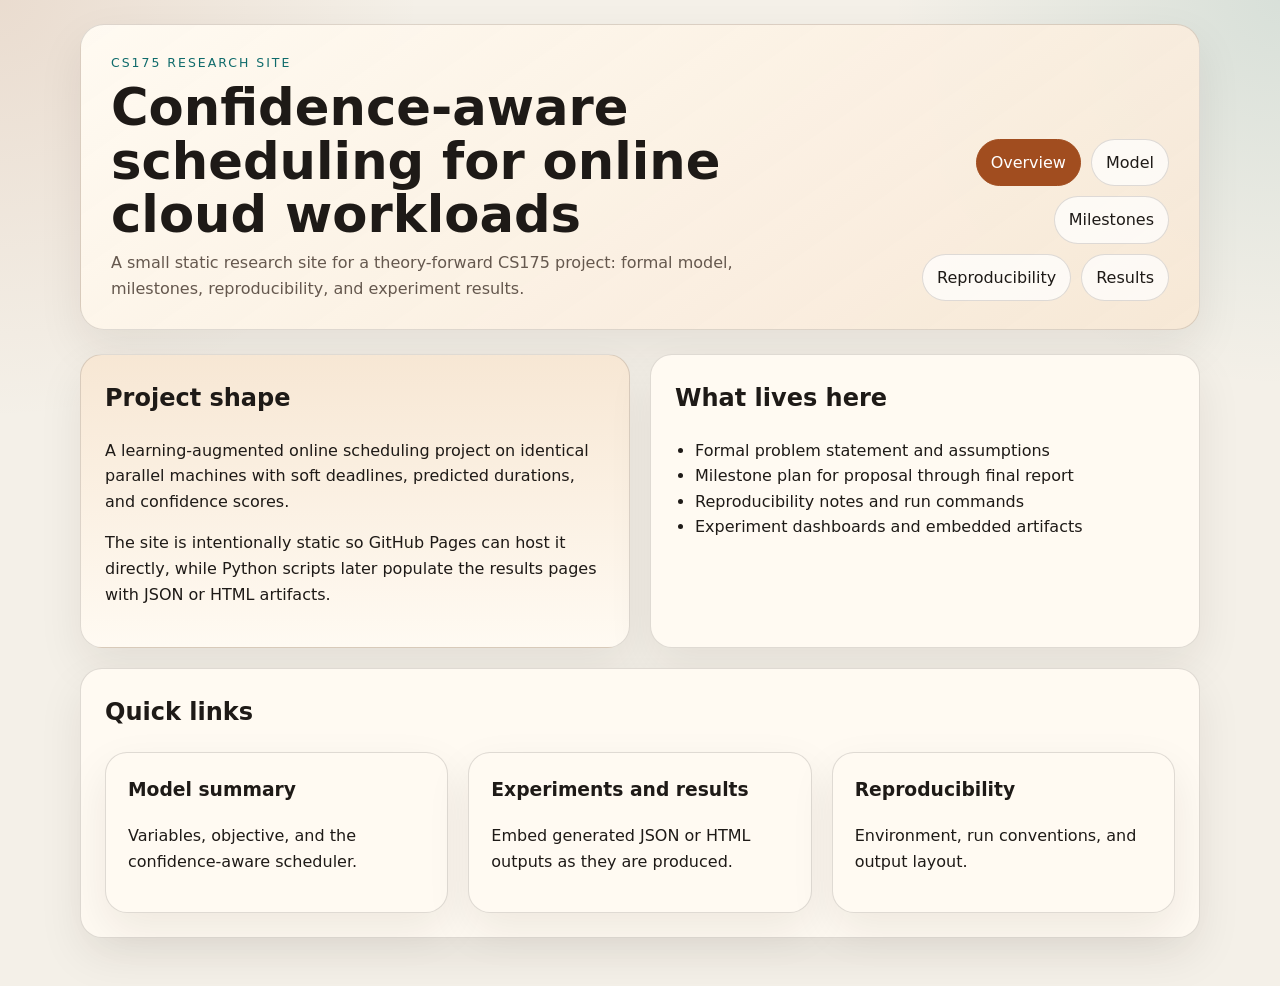
<file: docs/index.html>
<!doctype html>
<html lang="en">
  <head>
    <meta charset="utf-8" />
    <meta name="viewport" content="width=device-width, initial-scale=1" />
    <title>CS175 Research Project</title>
    <link rel="stylesheet" href="assets/site.css" />
    <script defer src="assets/site.js"></script>
  </head>
  <body>
    <div class="site-shell">
      <header class="site-header">
        <div>
          <p class="eyebrow">CS175 Research Site</p>
          <h1>Confidence-aware scheduling for online cloud workloads</h1>
          <p class="lede">
            A small static research site for a theory-forward CS175 project:
            formal model, milestones, reproducibility, and experiment results.
          </p>
        </div>
        <nav class="site-nav" aria-label="Primary">
          <a href="index.html" aria-current="page">Overview</a>
          <a href="model-summary.html">Model</a>
          <a href="milestones.html">Milestones</a>
          <a href="reproducibility.html">Reproducibility</a>
          <a href="results.html">Results</a>
        </nav>
      </header>

      <main class="page">
        <section class="hero-grid">
          <article class="panel panel-accent">
            <h2>Project shape</h2>
            <p>
              A learning-augmented online scheduling project on identical
              parallel machines with soft deadlines, predicted durations, and
              confidence scores.
            </p>
            <p>
              The site is intentionally static so GitHub Pages can host it
              directly, while Python scripts later populate the results pages
              with JSON or HTML artifacts.
            </p>
          </article>
          <article class="panel">
            <h2>What lives here</h2>
            <ul class="checklist">
              <li>Formal problem statement and assumptions</li>
              <li>Milestone plan for proposal through final report</li>
              <li>Reproducibility notes and run commands</li>
              <li>Experiment dashboards and embedded artifacts</li>
            </ul>
          </article>
        </section>

        <section class="panel">
          <h2>Quick links</h2>
          <div class="card-grid">
            <a class="card" href="model-summary.html">
              <h3>Model summary</h3>
              <p>Variables, objective, and the confidence-aware scheduler.</p>
            </a>
            <a class="card" href="results.html">
              <h3>Experiments and results</h3>
              <p>Embed generated JSON or HTML outputs as they are produced.</p>
            </a>
            <a class="card" href="reproducibility.html">
              <h3>Reproducibility</h3>
              <p>Environment, run conventions, and output layout.</p>
            </a>
          </div>
        </section>
      </main>
    </div>
  </body>
</html>
</file>
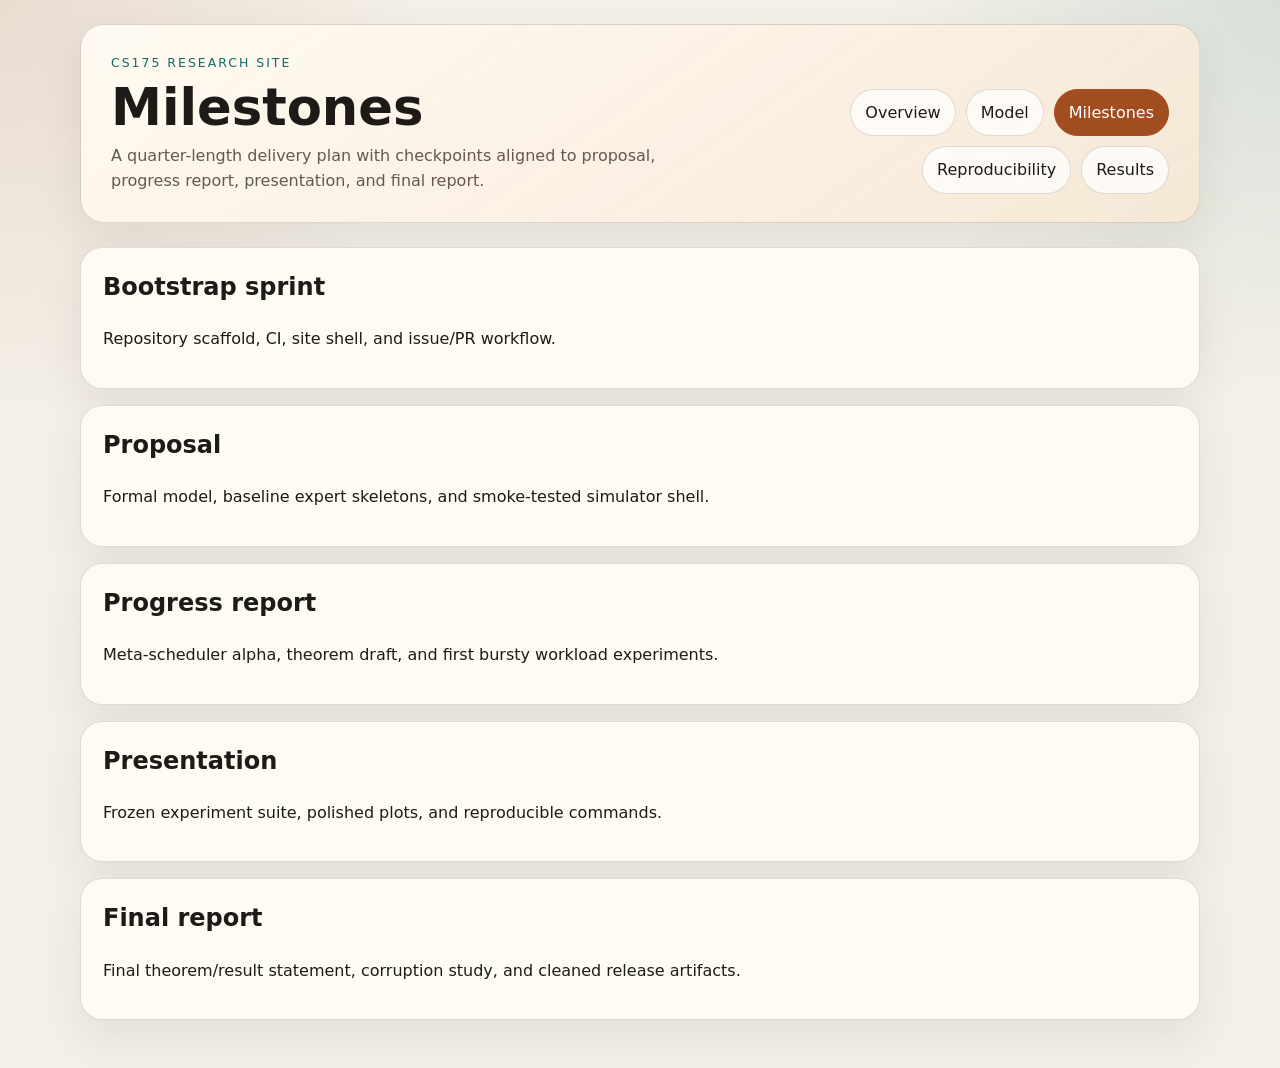
<file: docs/milestones.html>
<!doctype html>
<html lang="en">
  <head>
    <meta charset="utf-8" />
    <meta name="viewport" content="width=device-width, initial-scale=1" />
    <title>Milestones - CS175</title>
    <link rel="stylesheet" href="assets/site.css" />
    <script defer src="assets/site.js"></script>
  </head>
  <body>
    <div class="site-shell">
      <header class="site-header">
        <div>
          <p class="eyebrow">CS175 Research Site</p>
          <h1>Milestones</h1>
          <p class="lede">
            A quarter-length delivery plan with checkpoints aligned to proposal,
            progress report, presentation, and final report.
          </p>
        </div>
        <nav class="site-nav" aria-label="Primary">
          <a href="index.html">Overview</a>
          <a href="model-summary.html">Model</a>
          <a href="milestones.html" aria-current="page">Milestones</a>
          <a href="reproducibility.html">Reproducibility</a>
          <a href="results.html">Results</a>
        </nav>
      </header>

      <main class="page stack">
        <section class="timeline">
          <article class="panel timeline-item">
            <h2>Bootstrap sprint</h2>
            <p>Repository scaffold, CI, site shell, and issue/PR workflow.</p>
          </article>
          <article class="panel timeline-item">
            <h2>Proposal</h2>
            <p>Formal model, baseline expert skeletons, and smoke-tested simulator shell.</p>
          </article>
          <article class="panel timeline-item">
            <h2>Progress report</h2>
            <p>Meta-scheduler alpha, theorem draft, and first bursty workload experiments.</p>
          </article>
          <article class="panel timeline-item">
            <h2>Presentation</h2>
            <p>Frozen experiment suite, polished plots, and reproducible commands.</p>
          </article>
          <article class="panel timeline-item">
            <h2>Final report</h2>
            <p>Final theorem/result statement, corruption study, and cleaned release artifacts.</p>
          </article>
        </section>
      </main>
    </div>
  </body>
</html>
</file>
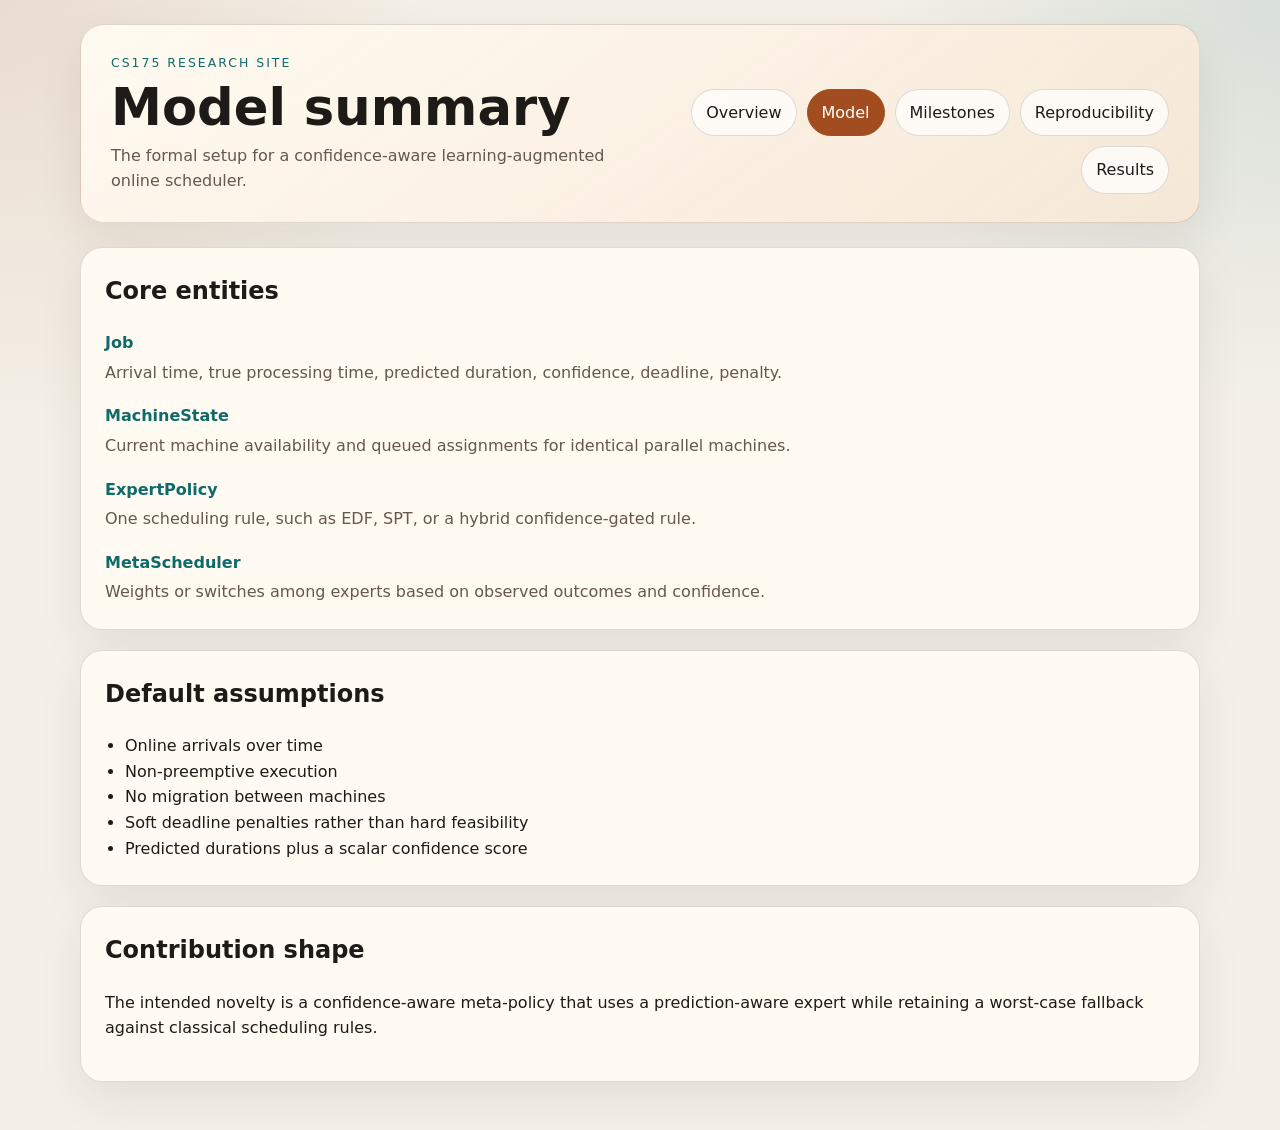
<file: docs/model-summary.html>
<!doctype html>
<html lang="en">
  <head>
    <meta charset="utf-8" />
    <meta name="viewport" content="width=device-width, initial-scale=1" />
    <title>Model Summary - CS175</title>
    <link rel="stylesheet" href="assets/site.css" />
    <script defer src="assets/site.js"></script>
  </head>
  <body>
    <div class="site-shell">
      <header class="site-header">
        <div>
          <p class="eyebrow">CS175 Research Site</p>
          <h1>Model summary</h1>
          <p class="lede">
            The formal setup for a confidence-aware learning-augmented online
            scheduler.
          </p>
        </div>
        <nav class="site-nav" aria-label="Primary">
          <a href="index.html">Overview</a>
          <a href="model-summary.html" aria-current="page">Model</a>
          <a href="milestones.html">Milestones</a>
          <a href="reproducibility.html">Reproducibility</a>
          <a href="results.html">Results</a>
        </nav>
      </header>

      <main class="page stack">
        <section class="panel">
          <h2>Core entities</h2>
          <dl class="definition-list">
            <div>
              <dt>Job</dt>
              <dd>Arrival time, true processing time, predicted duration, confidence, deadline, penalty.</dd>
            </div>
            <div>
              <dt>MachineState</dt>
              <dd>Current machine availability and queued assignments for identical parallel machines.</dd>
            </div>
            <div>
              <dt>ExpertPolicy</dt>
              <dd>One scheduling rule, such as EDF, SPT, or a hybrid confidence-gated rule.</dd>
            </div>
            <div>
              <dt>MetaScheduler</dt>
              <dd>Weights or switches among experts based on observed outcomes and confidence.</dd>
            </div>
          </dl>
        </section>

        <section class="panel">
          <h2>Default assumptions</h2>
          <ul class="checklist">
            <li>Online arrivals over time</li>
            <li>Non-preemptive execution</li>
            <li>No migration between machines</li>
            <li>Soft deadline penalties rather than hard feasibility</li>
            <li>Predicted durations plus a scalar confidence score</li>
          </ul>
        </section>

        <section class="panel">
          <h2>Contribution shape</h2>
          <p>
            The intended novelty is a confidence-aware meta-policy that uses a
            prediction-aware expert while retaining a worst-case fallback against
            classical scheduling rules.
          </p>
        </section>
      </main>
    </div>
  </body>
</html>
</file>
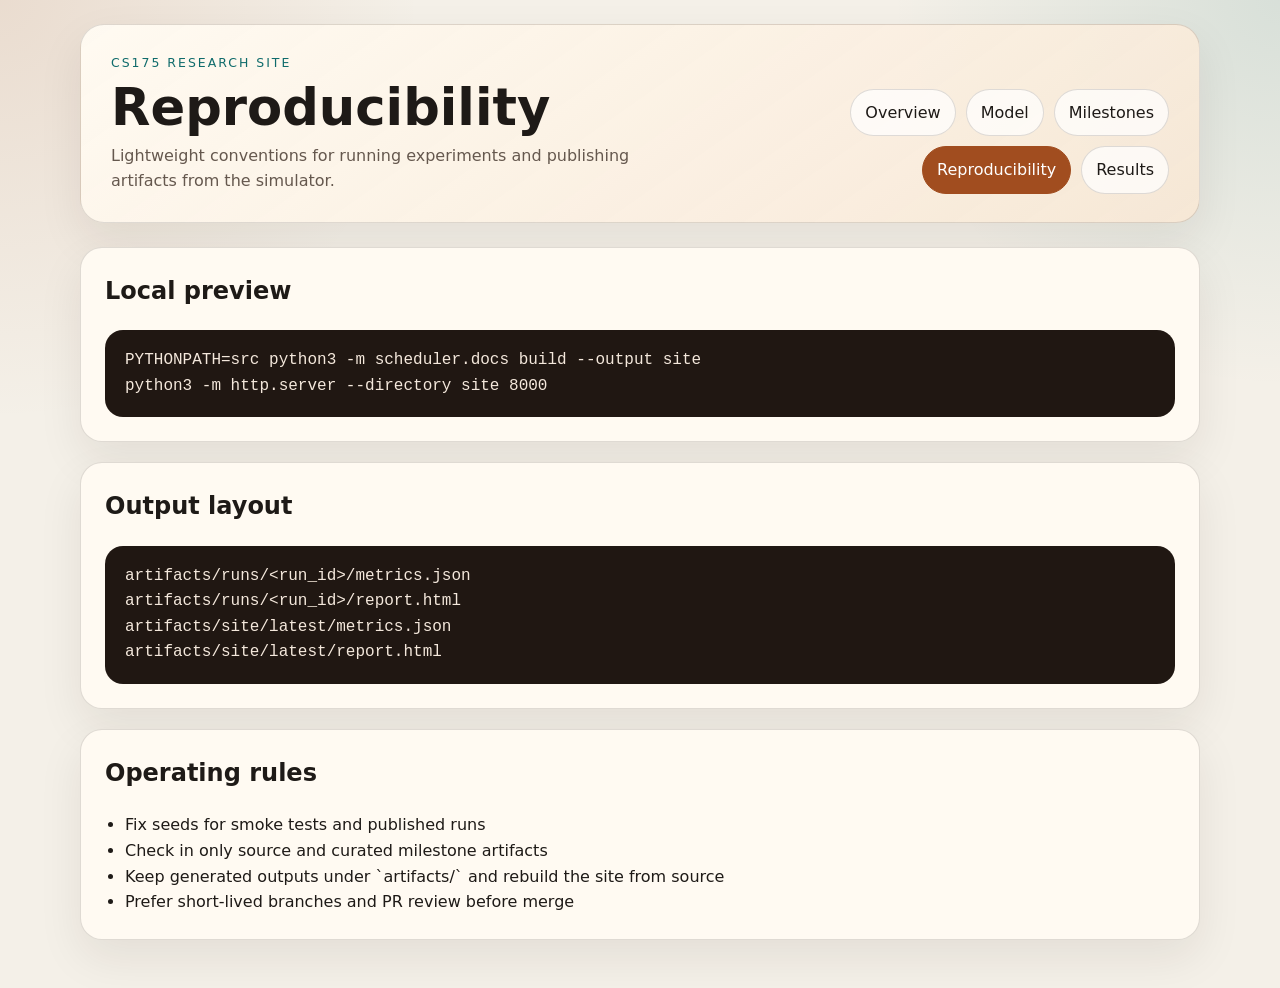
<file: docs/reproducibility.html>
<!doctype html>
<html lang="en">
  <head>
    <meta charset="utf-8" />
    <meta name="viewport" content="width=device-width, initial-scale=1" />
    <title>Reproducibility - CS175</title>
    <link rel="stylesheet" href="assets/site.css" />
    <script defer src="assets/site.js"></script>
  </head>
  <body>
    <div class="site-shell">
      <header class="site-header">
        <div>
          <p class="eyebrow">CS175 Research Site</p>
          <h1>Reproducibility</h1>
          <p class="lede">
            Lightweight conventions for running experiments and publishing
            artifacts from the simulator.
          </p>
        </div>
        <nav class="site-nav" aria-label="Primary">
          <a href="index.html">Overview</a>
          <a href="model-summary.html">Model</a>
          <a href="milestones.html">Milestones</a>
          <a href="reproducibility.html" aria-current="page">Reproducibility</a>
          <a href="results.html">Results</a>
        </nav>
      </header>

      <main class="page stack">
        <section class="panel">
          <h2>Local preview</h2>
          <pre class="code-block"><code>PYTHONPATH=src python3 -m scheduler.docs build --output site
python3 -m http.server --directory site 8000</code></pre>
        </section>

        <section class="panel">
          <h2>Output layout</h2>
          <pre class="code-block"><code>artifacts/runs/&lt;run_id&gt;/metrics.json
artifacts/runs/&lt;run_id&gt;/report.html
artifacts/site/latest/metrics.json
artifacts/site/latest/report.html</code></pre>
        </section>

        <section class="panel">
          <h2>Operating rules</h2>
          <ul class="checklist">
            <li>Fix seeds for smoke tests and published runs</li>
            <li>Check in only source and curated milestone artifacts</li>
            <li>Keep generated outputs under `artifacts/` and rebuild the site from source</li>
            <li>Prefer short-lived branches and PR review before merge</li>
          </ul>
        </section>
      </main>
    </div>
  </body>
</html>
</file>
<file: docs/assets/site.css>
:root {
  color-scheme: light;
  --bg: #f4f0e8;
  --panel: #fffaf2;
  --panel-strong: #f7e7d4;
  --text: #1e1a17;
  --muted: #65584e;
  --accent: #a14d1f;
  --accent-2: #0f6b6b;
  --border: rgba(30, 26, 23, 0.14);
  --shadow: 0 18px 45px rgba(38, 24, 12, 0.08);
}

* {
  box-sizing: border-box;
}

html {
  background:
    radial-gradient(circle at top left, rgba(161, 77, 31, 0.12), transparent 26%),
    radial-gradient(circle at top right, rgba(15, 107, 107, 0.12), transparent 24%),
    var(--bg);
}

body {
  margin: 0;
  color: var(--text);
  font: 16px/1.6 "Avenir Next", "Segoe UI", system-ui, sans-serif;
}

a {
  color: var(--accent);
  text-decoration: none;
}

a:hover {
  text-decoration: underline;
}

.site-shell {
  width: min(1120px, calc(100% - 32px));
  margin: 0 auto;
  padding: 24px 0 48px;
}

.site-header {
  display: flex;
  justify-content: space-between;
  gap: 24px;
  align-items: end;
  margin-bottom: 24px;
  padding: 28px 30px;
  border: 1px solid var(--border);
  border-radius: 24px;
  background: linear-gradient(145deg, rgba(255, 250, 242, 0.98), rgba(247, 231, 212, 0.9));
  box-shadow: var(--shadow);
}

.eyebrow {
  margin: 0 0 8px;
  text-transform: uppercase;
  letter-spacing: 0.16em;
  font-size: 0.78rem;
  color: var(--accent-2);
}

h1,
h2,
h3,
p {
  margin-top: 0;
}

h1 {
  margin-bottom: 8px;
  font-size: clamp(2rem, 4vw, 3.5rem);
  line-height: 1.05;
}

.lede {
  max-width: 68ch;
  color: var(--muted);
  margin-bottom: 0;
}

.site-nav {
  display: flex;
  flex-wrap: wrap;
  gap: 10px;
  justify-content: end;
}

.site-nav a {
  padding: 10px 14px;
  border: 1px solid var(--border);
  border-radius: 999px;
  background: rgba(255, 255, 255, 0.72);
  color: var(--text);
}

.site-nav a[aria-current="page"] {
  background: var(--accent);
  border-color: var(--accent);
  color: white;
}

.page {
  display: grid;
  gap: 20px;
}

.stack {
  grid-auto-rows: min-content;
}

.hero-grid,
.card-grid,
.embed-grid {
  display: grid;
  gap: 20px;
}

.hero-grid,
.embed-grid {
  grid-template-columns: repeat(2, minmax(0, 1fr));
}

.card-grid {
  grid-template-columns: repeat(auto-fit, minmax(220px, 1fr));
}

.panel,
.card,
.timeline-item {
  border: 1px solid var(--border);
  border-radius: 22px;
  background: var(--panel);
  box-shadow: var(--shadow);
}

.panel {
  padding: 24px;
}

.panel-accent {
  background: linear-gradient(180deg, var(--panel-strong), var(--panel));
}

.card {
  display: block;
  padding: 22px;
  color: inherit;
}

.card:hover {
  border-color: rgba(161, 77, 31, 0.35);
  text-decoration: none;
}

.checklist {
  margin: 0;
  padding-left: 20px;
}

.definition-list {
  display: grid;
  gap: 18px;
  margin: 0;
}

.definition-list dt {
  font-weight: 700;
  color: var(--accent-2);
}

.definition-list dd {
  margin: 4px 0 0;
  color: var(--muted);
}

.timeline {
  display: grid;
  gap: 16px;
}

.timeline-item {
  padding: 20px 22px;
}

.code-block {
  margin: 0;
  padding: 18px 20px;
  border-radius: 18px;
  overflow: auto;
  background: #201712;
  color: #f4e8dc;
}

.embed-grid {
  margin-top: 12px;
}

.embed-panel {
  padding: 18px;
  border-radius: 18px;
  border: 1px dashed rgba(30, 26, 23, 0.24);
  background: rgba(255, 255, 255, 0.65);
}

.embed-note {
  color: var(--muted);
  font-size: 0.95rem;
}

.embed-target {
  min-height: 180px;
}

.embed-frame-wrap iframe {
  width: 100%;
  min-height: 420px;
  border: 1px solid var(--border);
  border-radius: 16px;
  background: white;
}

.embed-placeholder {
  padding: 18px;
  border-radius: 16px;
  border: 1px dashed var(--border);
  background: rgba(255, 250, 242, 0.9);
  color: var(--muted);
}

.kv-table {
  width: 100%;
  border-collapse: collapse;
  margin-top: 12px;
}

.kv-table th,
.kv-table td {
  padding: 10px 12px;
  border-bottom: 1px solid var(--border);
  text-align: left;
  vertical-align: top;
}

@media (max-width: 860px) {
  .site-header,
  .hero-grid,
  .embed-grid {
    grid-template-columns: 1fr;
    display: grid;
  }

  .site-header {
    align-items: start;
  }

  .site-nav {
    justify-content: start;
  }
}
</file>
